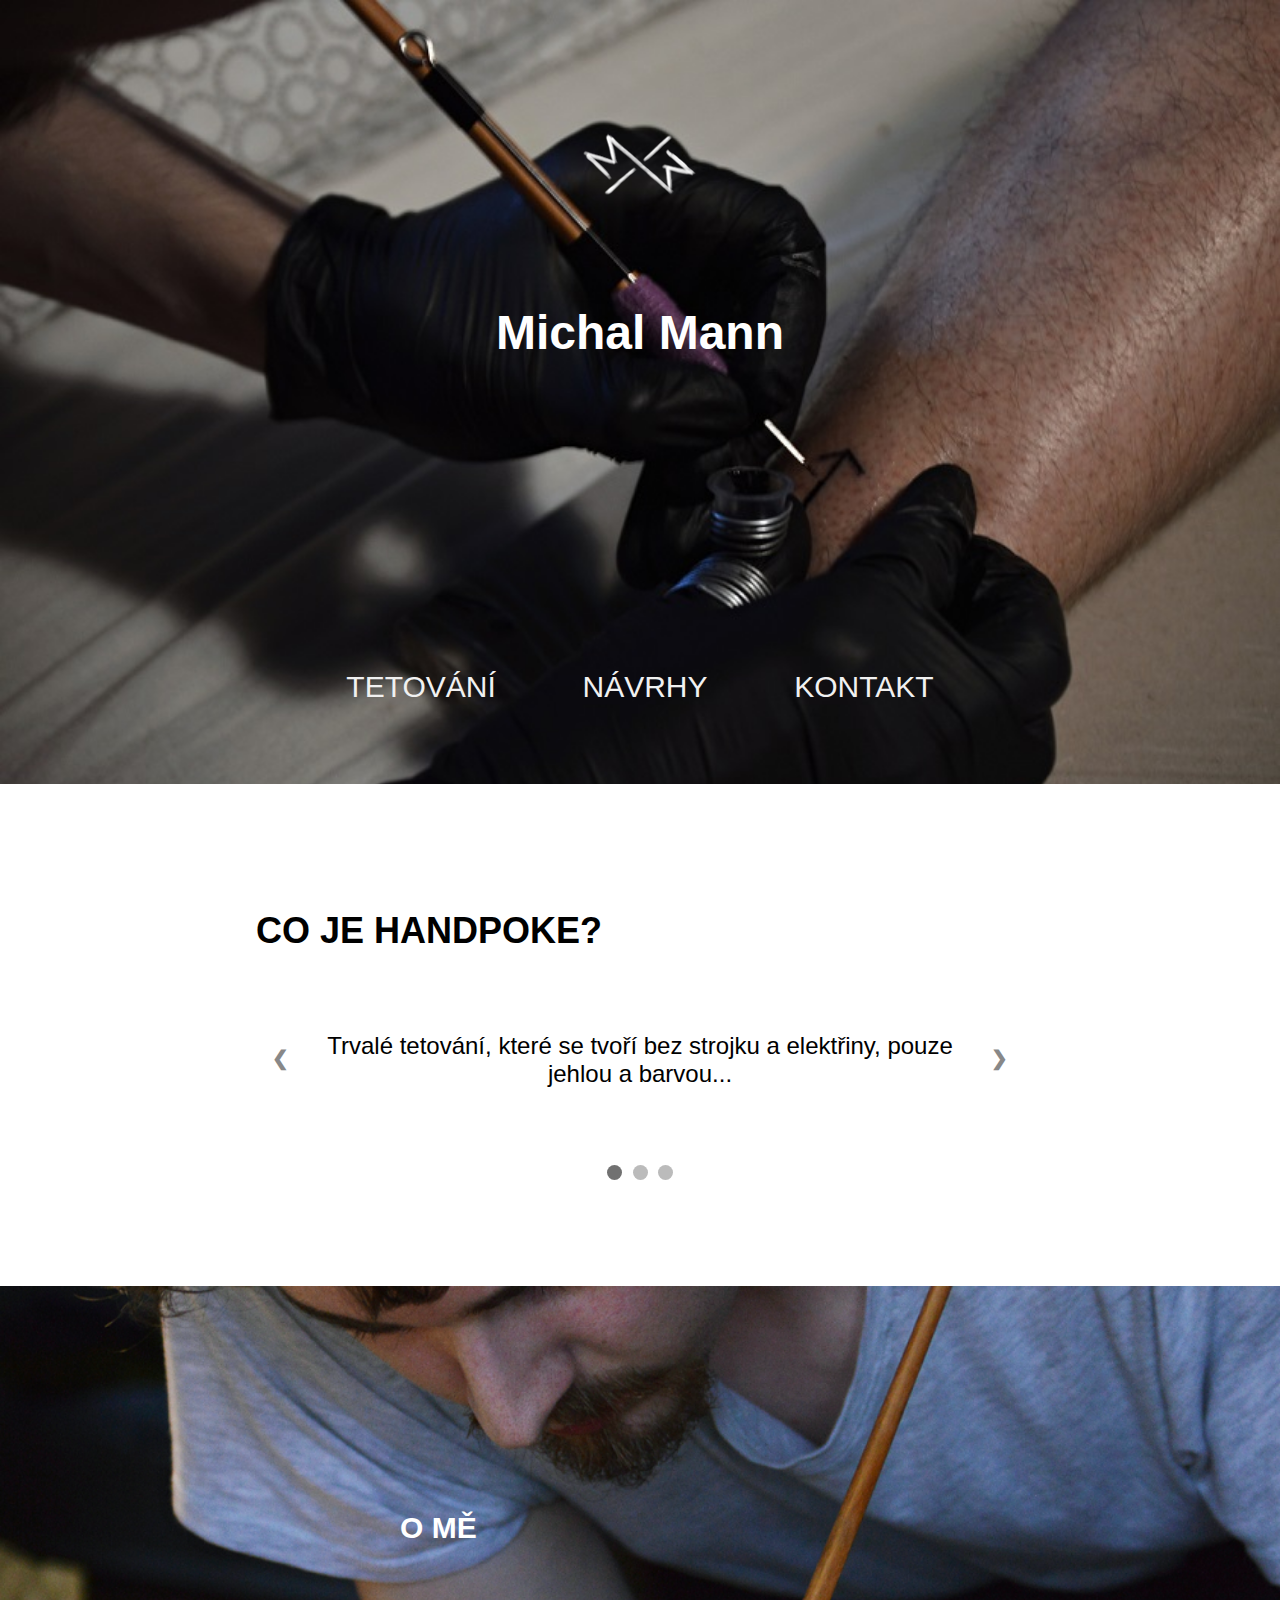
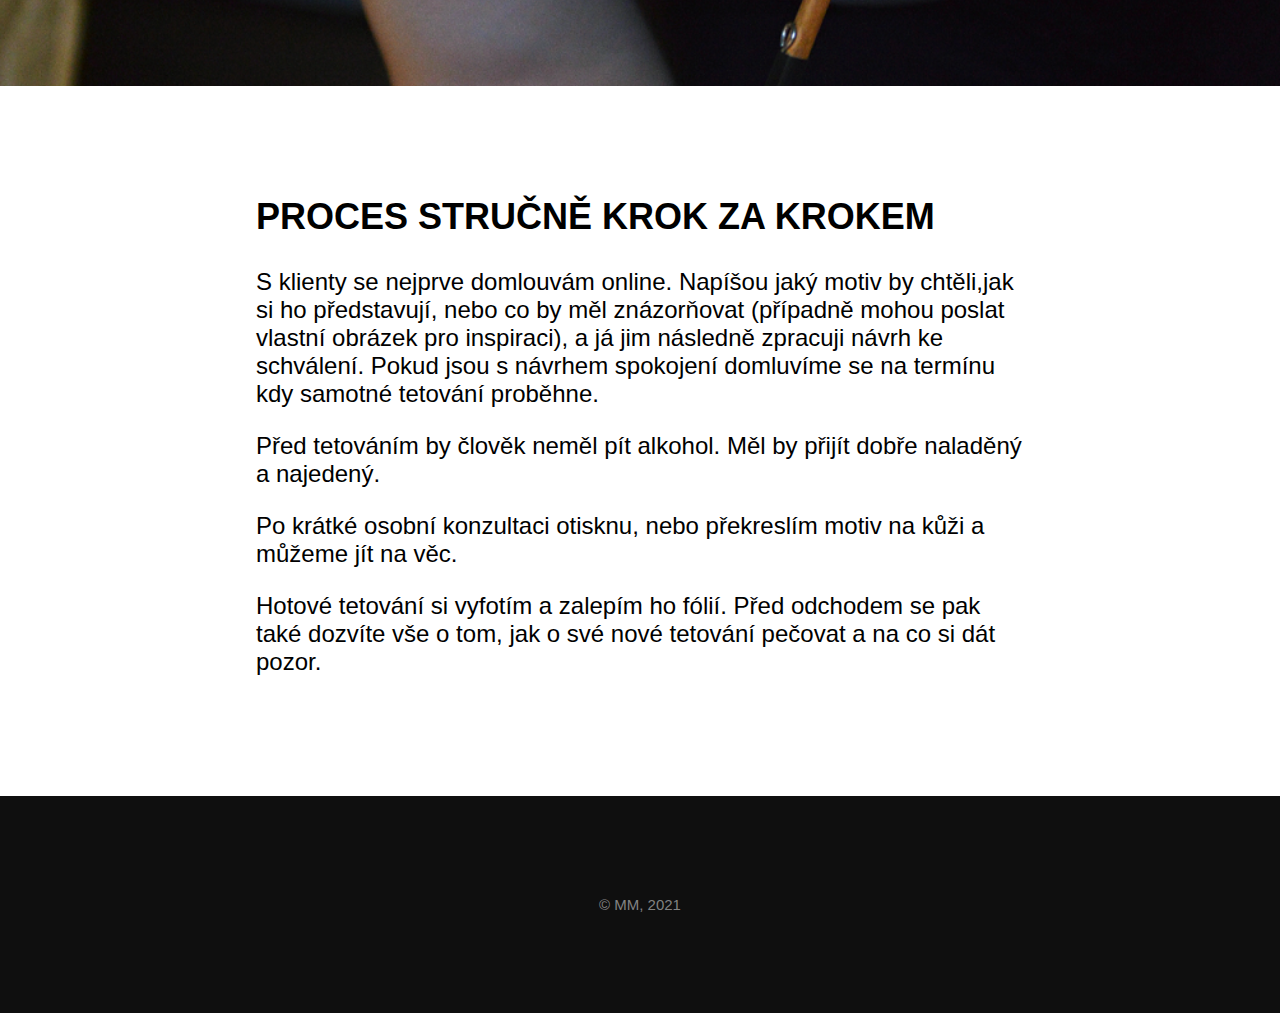
<file: index.html>
﻿<!DOCTYPE html>
<html>

<head>
  <meta charset="utf-8">
  <title>Handpoke Tattoo MM</title>


  <meta name="viewport" content="width=device-width, initial-scale=1">
  <link rel="stylesheet" href="style.css">
</head>

<body>

  <div class="header">
    <script src="easy_background.js"></script>
    <script>
      easy_background(".header",
        {
         slide: ["images/01.jpg", "images/portrait-cropped.png", "images/kristiandetail.jpg"],
         delay: [2000, 2000, 2000]
        }
      );
    </script>
    <div class="logo"><a href="index.html"><img src="images/logo-white.png" alt="logo" /></a> </div>
    <h1>Michal Mann</h1>

    <div id="navbar">
      <div class="dropdown">
        <a href="tattoos.html" class="stickyelement">TETOVÁNÍ</a>
        <div class="dropdown-content">
          <i>práce co už jsem dělal</i>
        </div>
      </div>

      <div class="dropdown">
        <a href="flashes.html" class="stickyelement">NÁVRHY</a>
        <div class="dropdown-content">
          <i>moje volné návrhy k dispozici</i>
        </div>
      </div>

      <div class="dropdown">
        <a href="contact.html" class="stickyelement">KONTAKT</a>
        <div class="dropdown-content">
          <i>tady najdeš, kde se objednat</i>
        </div>
      </div>

    </div>
  </div>




  <div class="content">
    <div class="slim-conts">
      <h2>CO JE HANDPOKE?</h2>

      <!-- Slideshow container -->
      <div class="slideshow-container">

        <!-- Full-width slides/quotes -->
        <div class="mySlides">
          <a>Trvalé tetování, které se tvoří bez strojku a elektřiny, pouze jehlou a barvou...</a>

        </div>

        <div class="mySlides">
          <a>Barva je vpravována do kůže tečku po tečce...</a>

        </div>

        <div class="mySlides">
          <a>Závislost...</a>

        </div>

        <!-- Next/prev buttons -->
        <a class="prev" onclick="plusSlides(-1)">&#10094;</a>
        <a class="next" onclick="plusSlides(1)">&#10095;</a>
      </div>

      <!-- Dots/bullets/indicators -->
      <div class="dot-container">
        <span class="dot" onclick="currentSlide(1)"></span>
        <span class="dot" onclick="currentSlide(2)"></span>
        <span class="dot" onclick="currentSlide(3)"></span>
      </div>
    </div>

    <div class="info-cont">
      <h2><a href="aboutme.html">O MĚ</a></h2>
      <script src="easy_background.js"></script>
      <script>
        easy_background(".info-cont",
          {
            slide: ["images/portrait-cropped.png", "images/tool2.png", "images/01.jpg"],
            delay: [2000, 2000, 2000]
          }
        );
      </script>
    </div>

    <div class="slim-conts">
      <h2>PROCES STRUČNĚ KROK ZA KROKEM</h2>
      <p>S klienty se nejprve domlouvám online. Napíšou jaký motiv by chtěli,jak si ho představují, nebo co by měl
        znázorňovat (případně mohou poslat vlastní obrázek pro inspiraci), a já jim následně zpracuji návrh ke
        schválení. Pokud jsou s návrhem spokojení domluvíme se na termínu kdy samotné tetování proběhne.</p>
      <p>Před tetováním by člověk neměl pít alkohol. Měl by přijít dobře naladěný a najedený.</p>
      <p> Po krátké osobní konzultaci otisknu, nebo překreslím motiv na kůži a můžeme jít na věc. </p>
      <p>Hotové tetování si vyfotím a zalepím ho fólií. Před odchodem se pak také dozvíte vše o tom, jak o své nové
        tetování pečovat a na co si dát pozor.</p>
      <p> </p>

    </div>
  </div>

  <div class="footer">
    &copy; MM, 2021
  </div>


  <!--
  <h2>CO JE HANDPOKE?</h2>
    <p>Handpoke, nebo také "Stick and poke" je trvalé tetování, které se tvoří bez strojku a elektřiny, pouze jehlou a barvou. Hand – ruka. Poke – šťouchnout. Je to tradiční metoda tetování, která vznikla  už před tisíci lety. Nyní se k ní mnoho lidí vrací. </p>
    <p>Výhodou této techniky je, že narozdíl od strojku nevydává žádný hluk a tatér má nad jehlou větší kontrolu. Je však pomalejší a pracnější, barva je vpravována do kůže tečku po tečce. Bolest vnímá každý jinak, ovšem pro mnohé je proces handpoku uklidňující a relaxující zkušeností, někteří jej vnímají přímo jako rituál.</p>
    
    

    
    <h2>ČÍM TETUJI?</h2>
    <p>V současné době už samozřejmě netetujeme obroušenými kostmi nebo trny, tak jako dříve naši předkové. K tetování používám standartní jednorázové tetovací jehly a ty nejkvalitnější barvy značky 'World Famous Tattoo Ink'. Produkty, které používám, jsou veganské a netestované na zvířtech a pomůcky převážně ekologické a rozložitelné, za účelem minimalizace plastového odpadu.</p>
    <h2>KDE TETUJI?</h2>
       <p>Hradec Králové. Zatím doma. Tady bude jednou adresa mého studia :) </p>
       <h2>PROCES STRUČNĚ KROK ZA KROKEM</h2>
       <p>Kontakt na mě najdete v sekci BOOKING. S klienty se nejprve domlouvám online. Napíšou jaký motiv by chtěli,jak si ho představují, nebo co by měl znázorňovat (případně mohou poslat vlastní obrázek pro inspiraci), a já jim následně zpracuji návrh ke schválení. Pokud jsou s návrhem spokojení domluvíme se na termínu kdy samotné tetování proběhne. Před tetováním by člověk neměl pít alkohol. Měl by přijít dobře naladěný a najedený. Po krátké osobní konzultaci otisknu, nebo překreslím motiv na kůži a můžeme jít na věc. Hotové tetování si vyfotím a zalepím ho fólií. Před odchodem se pak také dozvíte vše o tom, jak o své nové tetování pečovat a na co si dát pozor.</p>
       
       <h2>Tetuji pouze osoby starší 18ti let!</h2>
       
        -->


  <script src="script.js"></script>

</body>

</html>
</file>
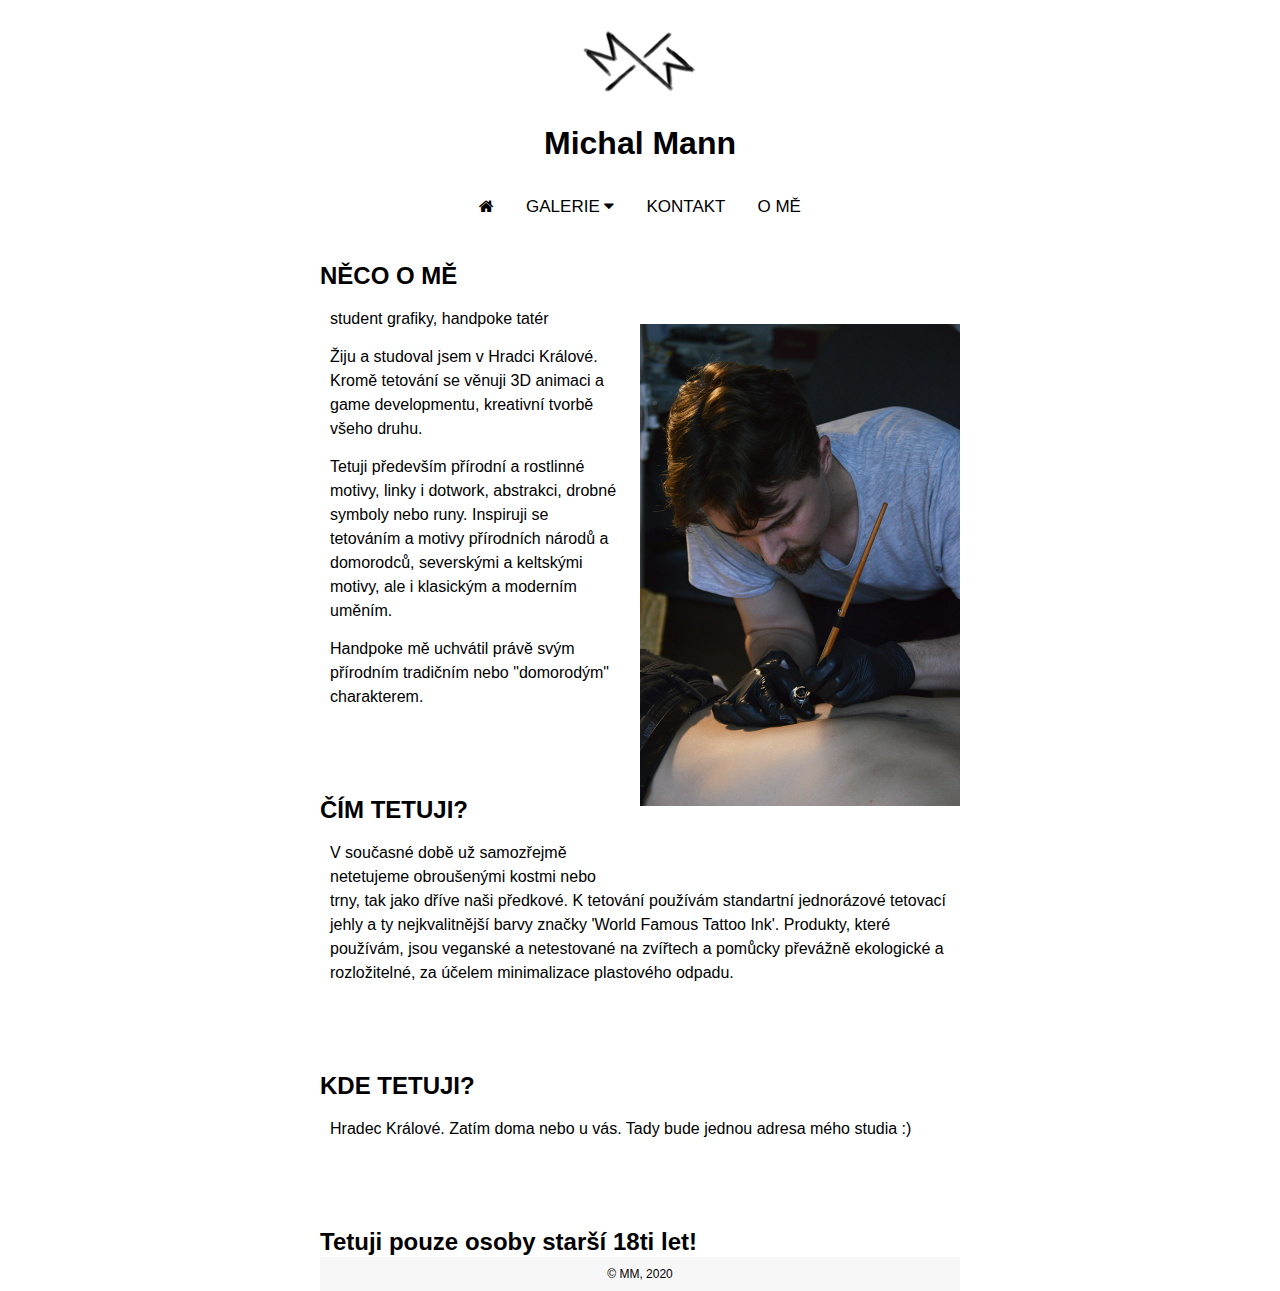
<file: aboutme.html>
<!DOCTYPE html>
<html lang='cs'>
  <head>
  <meta charset='utf-8'>
  <title>Handpoke Tattoo</title>
  <link rel="stylesheet" type="text/css" href="styl.css">
  
  <style type="text/css">
  <!--
    
  //-->
  </style>
  </head>
  <body>
    <div id="stranka">
      <header>
         <div class="header"><a href="index.html"><img  src="images/logo.png" alt="logo"/></a> 
		  </div>
     <h1>Michal Mann</h1>
      </header>
      
      <nav>
         <div class="topnav" id="myTopnav">
         <a href="index.html">
         <link rel="stylesheet" href="https://cdnjs.cloudflare.com/ajax/libs/font-awesome/4.7.0/css/font-awesome.min.css">
 			 <button class="homebtn"><i class="fa fa-home"></i></button>
 		 </a>
  <div class="dropdown">
    <button class="dropbtn">GALERIE
      <i class="fa fa-caret-down"></i>
    </button>
    <div class="dropdown-content">
      <a href="tattoos.html">TETOVÁNÍ</a>
      <a href="flashes.html">VOLNÉ NÁVRHY</a>
    </div>
  </div>
  <a href="contact.html">KONTAKT</a>
  
  <a href="aboutme.html">O MĚ</a>
</div>
</nav>
   
		  
        <div id="obsah">
           <h2>NĚCO O MĚ</h2>
                  <img src="images/portrait.png" alt="portrait" title="Half of me." id="portrait">
           
           <p>student grafiky, handpoke tatér</p>
    <p>Žiju a studoval jsem v Hradci Králové. Kromě tetování se věnuji 3D animaci a game developmentu, kreativní tvorbě všeho druhu.</p>
    <p>Tetuji především přírodní a rostlinné motivy, linky i dotwork, abstrakci, drobné symboly nebo runy. Inspiruji se tetováním a motivy přírodních národů a domorodců, severskými a keltskými motivy, ale i klasickým a moderním uměním. </p>
    <p>Handpoke mě uchvátil právě svým přírodním tradičním nebo "domorodým" charakterem.</p>
     <h2>ČÍM TETUJI?</h2>
    <p>V současné době už samozřejmě netetujeme obroušenými kostmi nebo trny, tak jako dříve naši předkové. K tetování používám standartní jednorázové tetovací jehly a ty nejkvalitnější barvy značky 'World Famous Tattoo Ink'. Produkty, které používám, jsou veganské a netestované na zvířtech a pomůcky převážně ekologické a rozložitelné, za účelem minimalizace plastového odpadu.</p>
    <h2>KDE TETUJI?</h2>
       <p>Hradec Králové. Zatím doma nebo u vás. Tady bude jednou adresa mého studia :) </p>
      
       <h2>Tetuji pouze osoby starší 18ti let!</h2>
    

        </div>
       
      <footer>      
        &copy; MM, 2020
      </footer>    
    </div>
  </body>
</html>
</file>
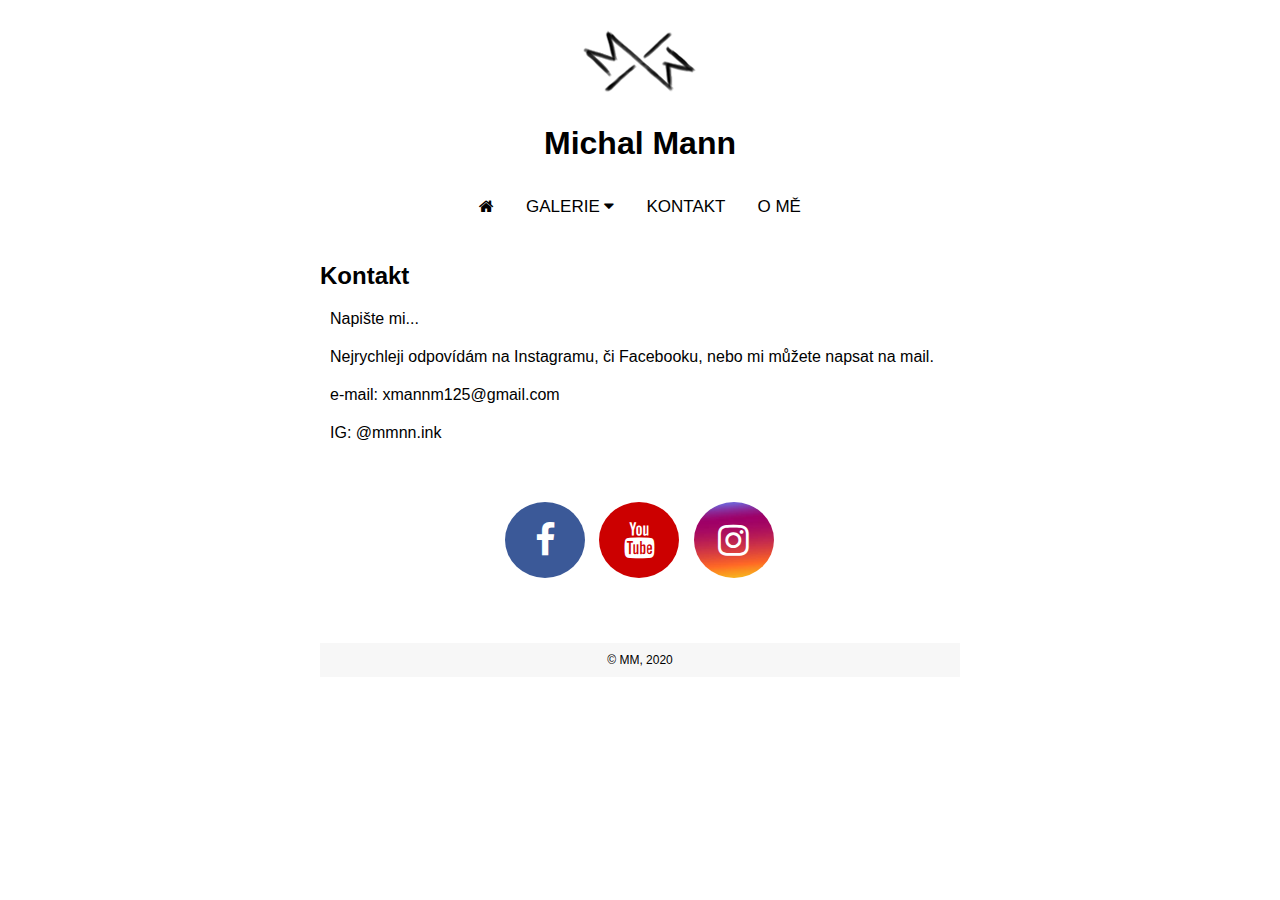
<file: contact.html>
<!DOCTYPE html>
<html lang="cs">
  <head>
  <meta charset="utf-8">
  <title>Handpoke Tattoo</title>
  <link rel="stylesheet" type="text/css" href="styl.css">
  
  <style type="text/css">
  <!--
    #fb, #yt, #ig {
    padding: 20px;
    font-size: 30px;
    width: 40px;
    text-align: center;
    text-decoration: none;
	 border-radius: 50%;
	margin: 50px 5px 50px 5px;
		position: relative;
		left: 50%;
		transform: translate(-175%, 0%);
	
		
	}
	#fb:hover, #yt:hover, #ig:hover {
    opacity: 0.7;
	}
	
  //-->
  </style>
  </head>
  <body>
    <div id="stranka">
           <header>
         <div class="header"><a href="index.html"><img  src="images/logo.png" alt="logo"/></a> 
		  </div>
     <h1>Michal Mann</h1>
      </header>
      
      <nav>
         <div class="topnav" id="myTopnav">
         <a href="index.html">
         <link rel="stylesheet" href="https://cdnjs.cloudflare.com/ajax/libs/font-awesome/4.7.0/css/font-awesome.min.css">
 			 <button class="homebtn"><i class="fa fa-home"></i></button>
 		 </a>
  <div class="dropdown">
    <button class="dropbtn">GALERIE
      <i class="fa fa-caret-down"></i>
    </button>
    <div class="dropdown-content">
      <a href="tattoos.html">TETOVÁNÍ</a>
      <a href="flashes.html">VOLNÉ NÁVRHY</a>
    </div>
  </div>
  <a href="contact.html">KONTAKT</a>
  
  <a href="aboutme.html">O MĚ</a>
</div>
</nav>
   
<div id="obsah">

           <h2>Kontakt</h2>
     	 <p>Napište mi...</p>
           <p>Nejrychleji odpovídám na Instagramu, či Facebooku, nebo mi můžete napsat na mail.</p>
           <p>e-mail: xmannm125@gmail.com</p>
           <p>IG: @mmnn.ink</p>
           
        
    <link rel="stylesheet" href="https://cdnjs.cloudflare.com/ajax/libs/font-awesome/4.7.0/css/font-awesome.min.css">
 <a href="https://www.facebook.com/michal.mann.77" class="fa fa-facebook" style="color: white; background: #3B5998; font-size:36px;" id="fb"></a>
 <a href="https://www.youtube.com/channel/UCaWEQ7s57N7oTtstIevPxfQ" class="fa fa-youtube" style="color:#FFF; background:#C00;font-size:36px;" id="yt"></a>
 <a href="https://www.instagram.com/mmnn.ink/" class="fa fa-instagram" style="color:#FFF; background-image:url(images/instagram-background.jpg); background-size:cover; font-size:36px;" id="ig"></a>
        </div>
         
       
      <footer>      
        &copy; MM, 2020
      </footer>    
    </div>
  </body>
</html>
</file>
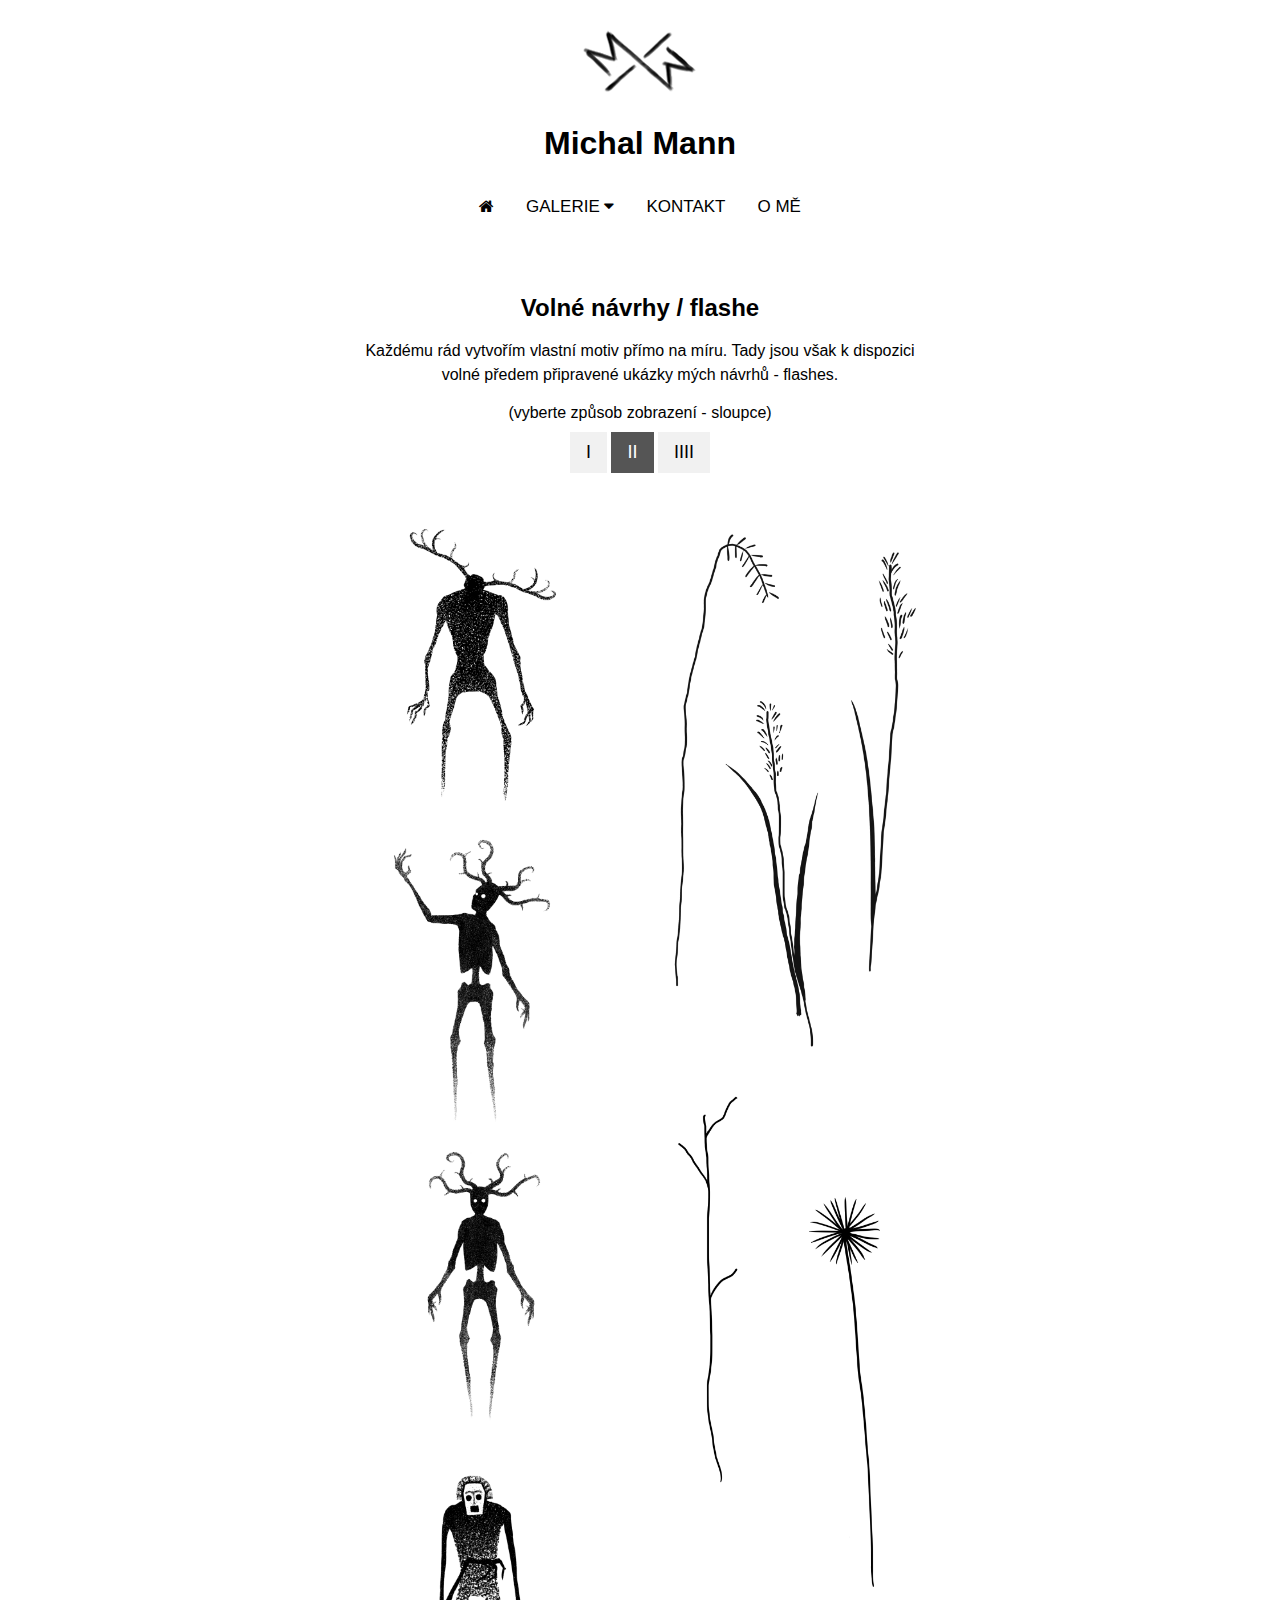
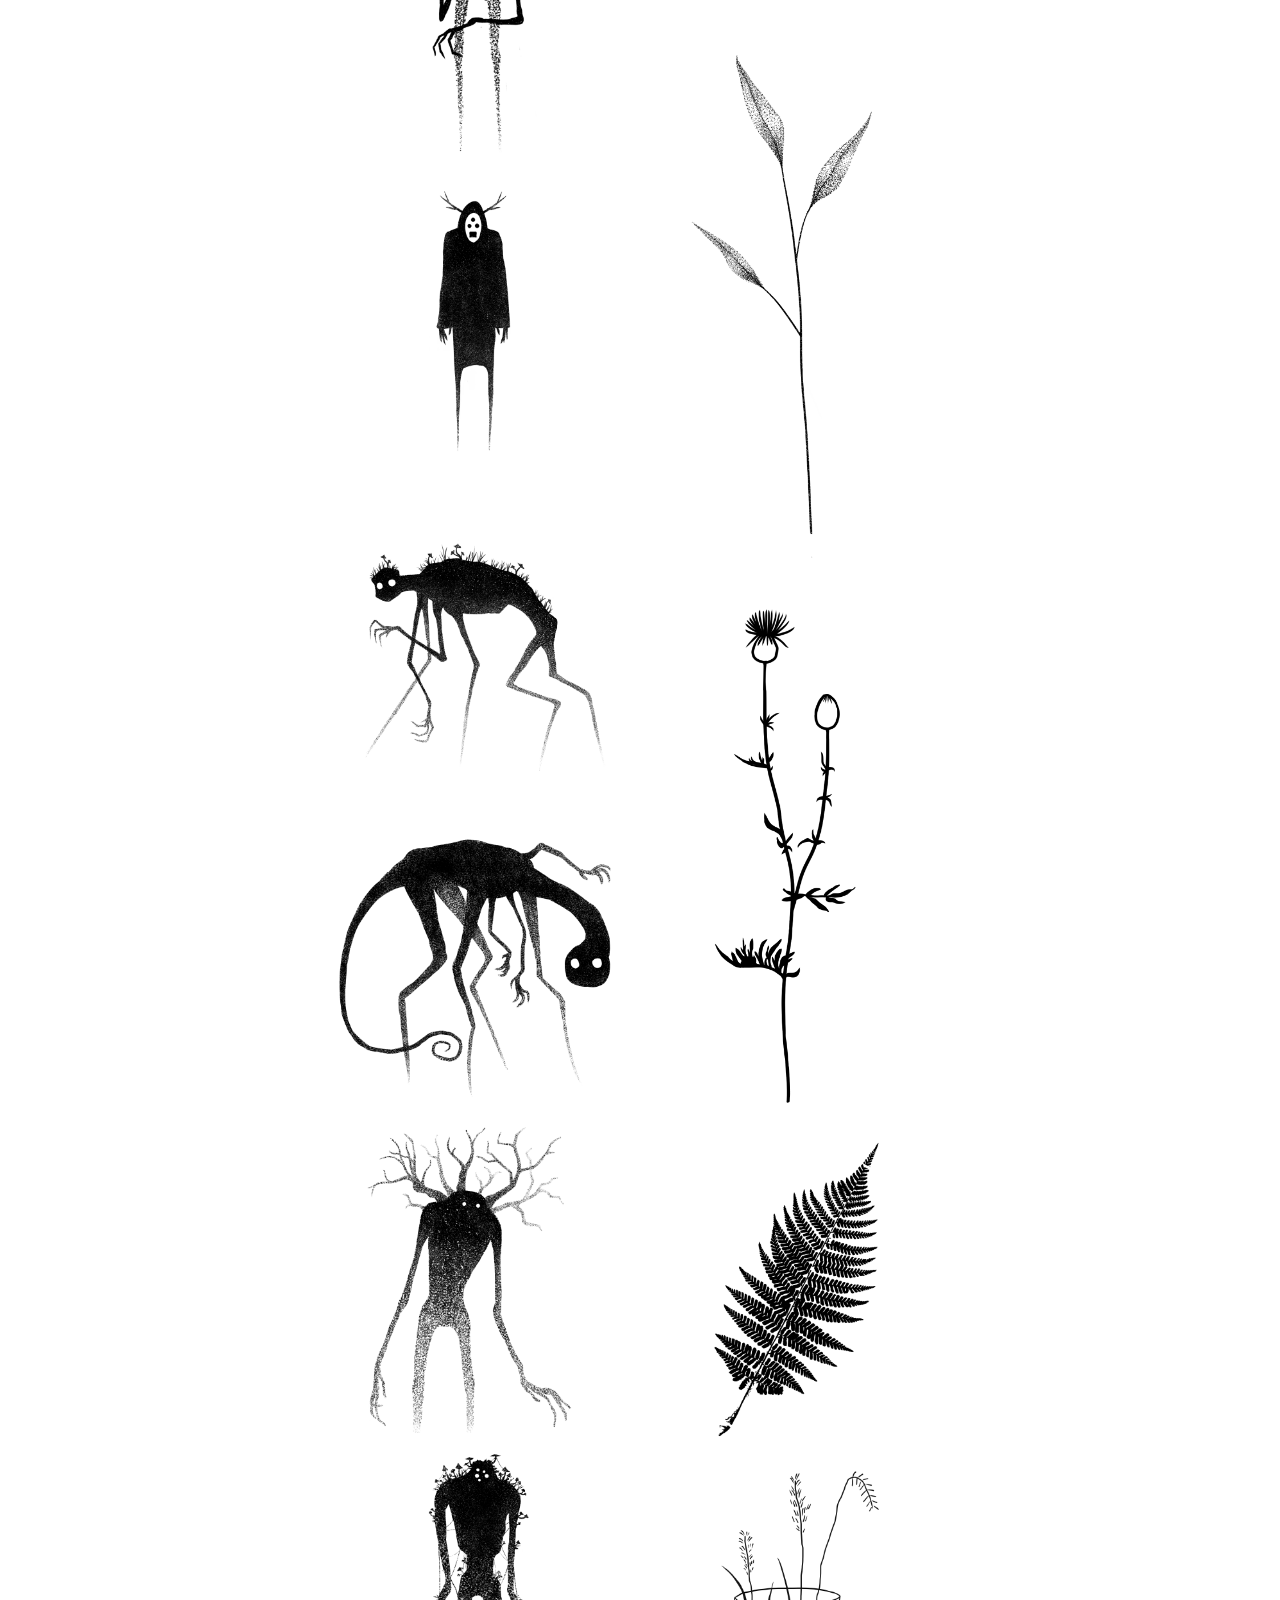
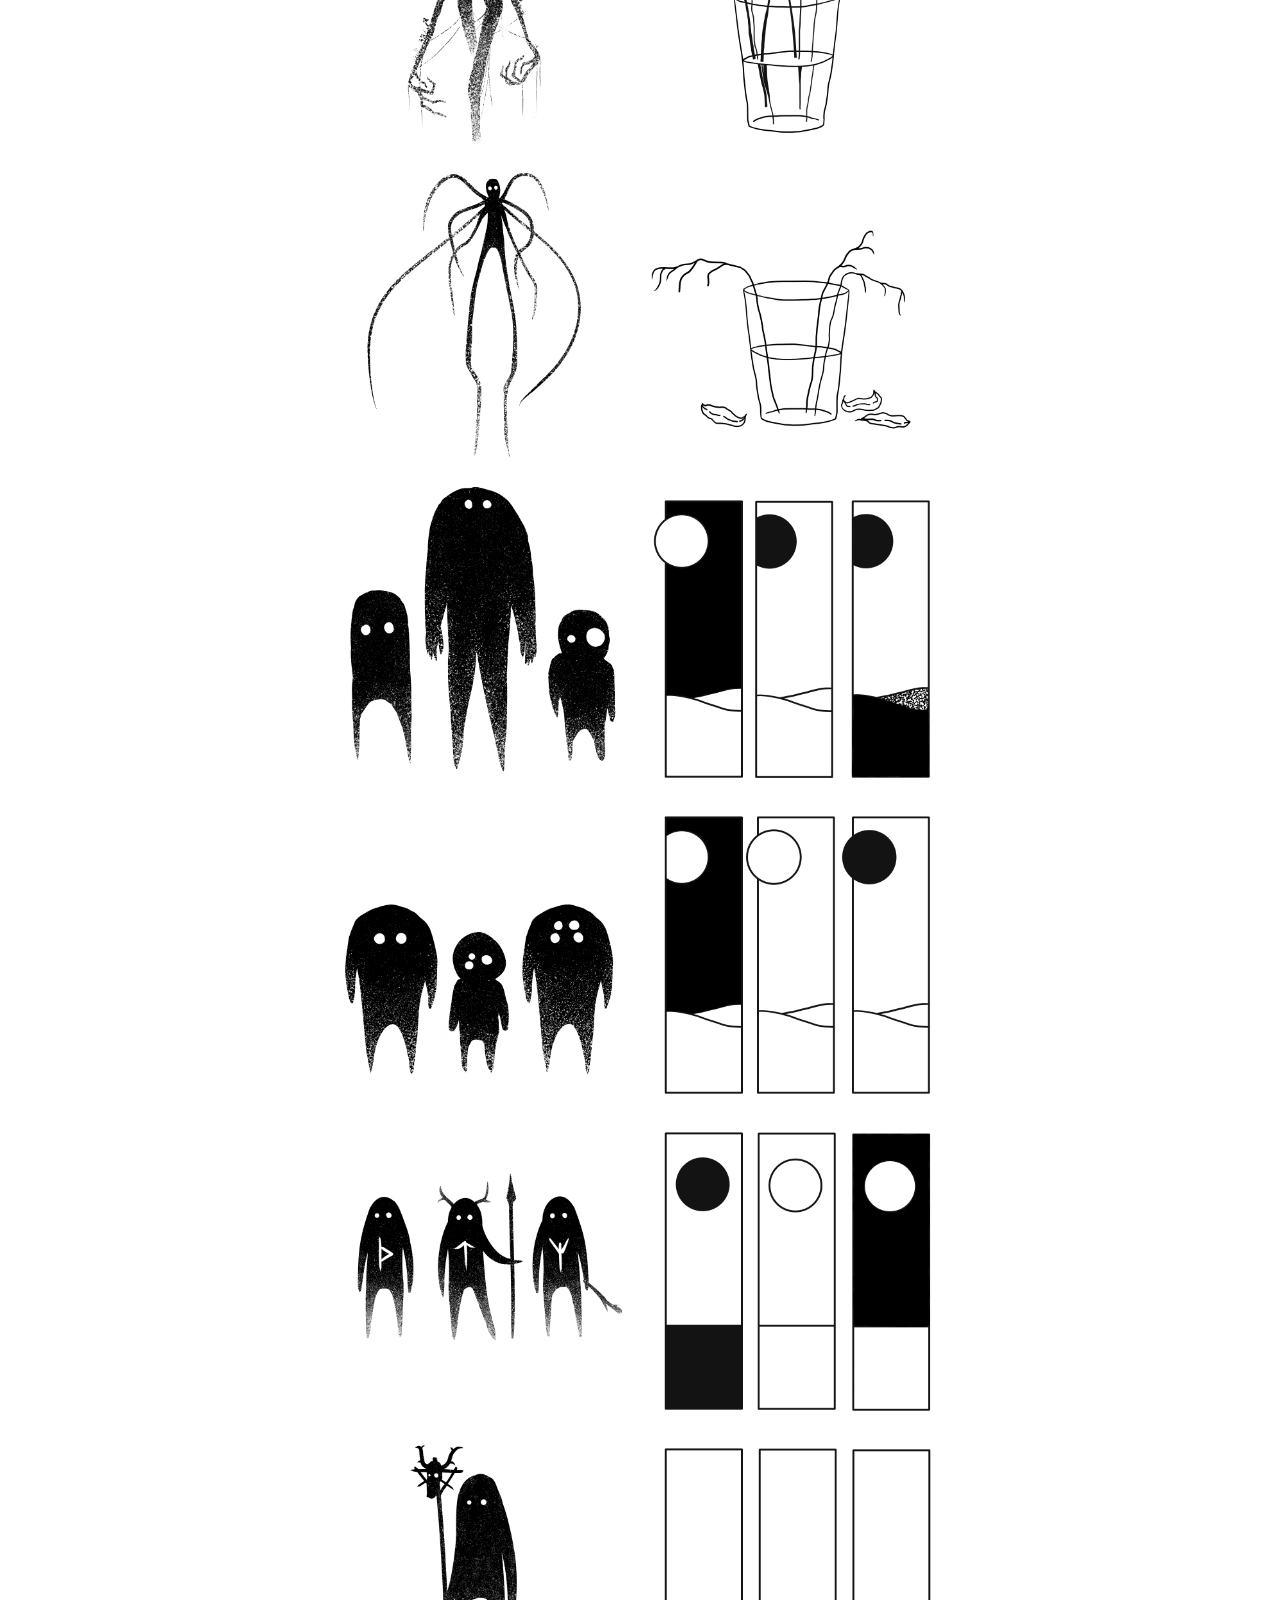
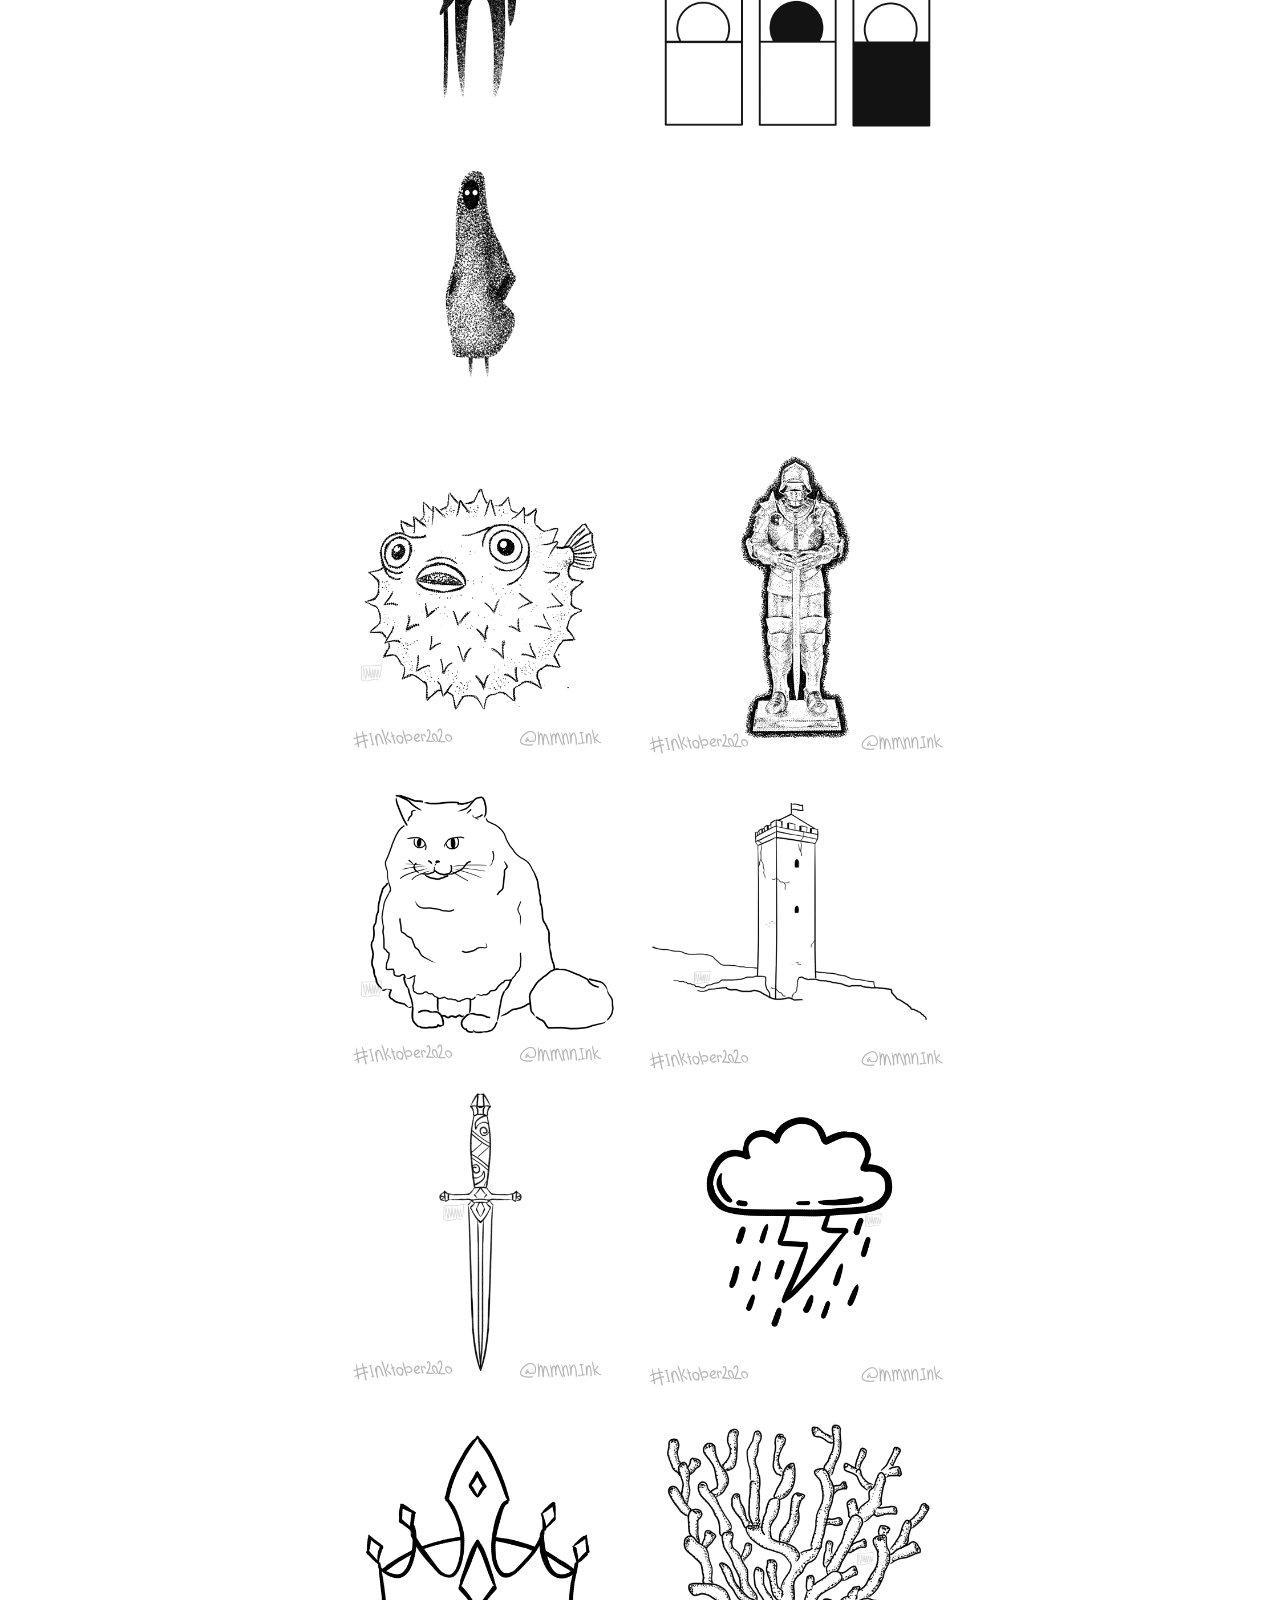
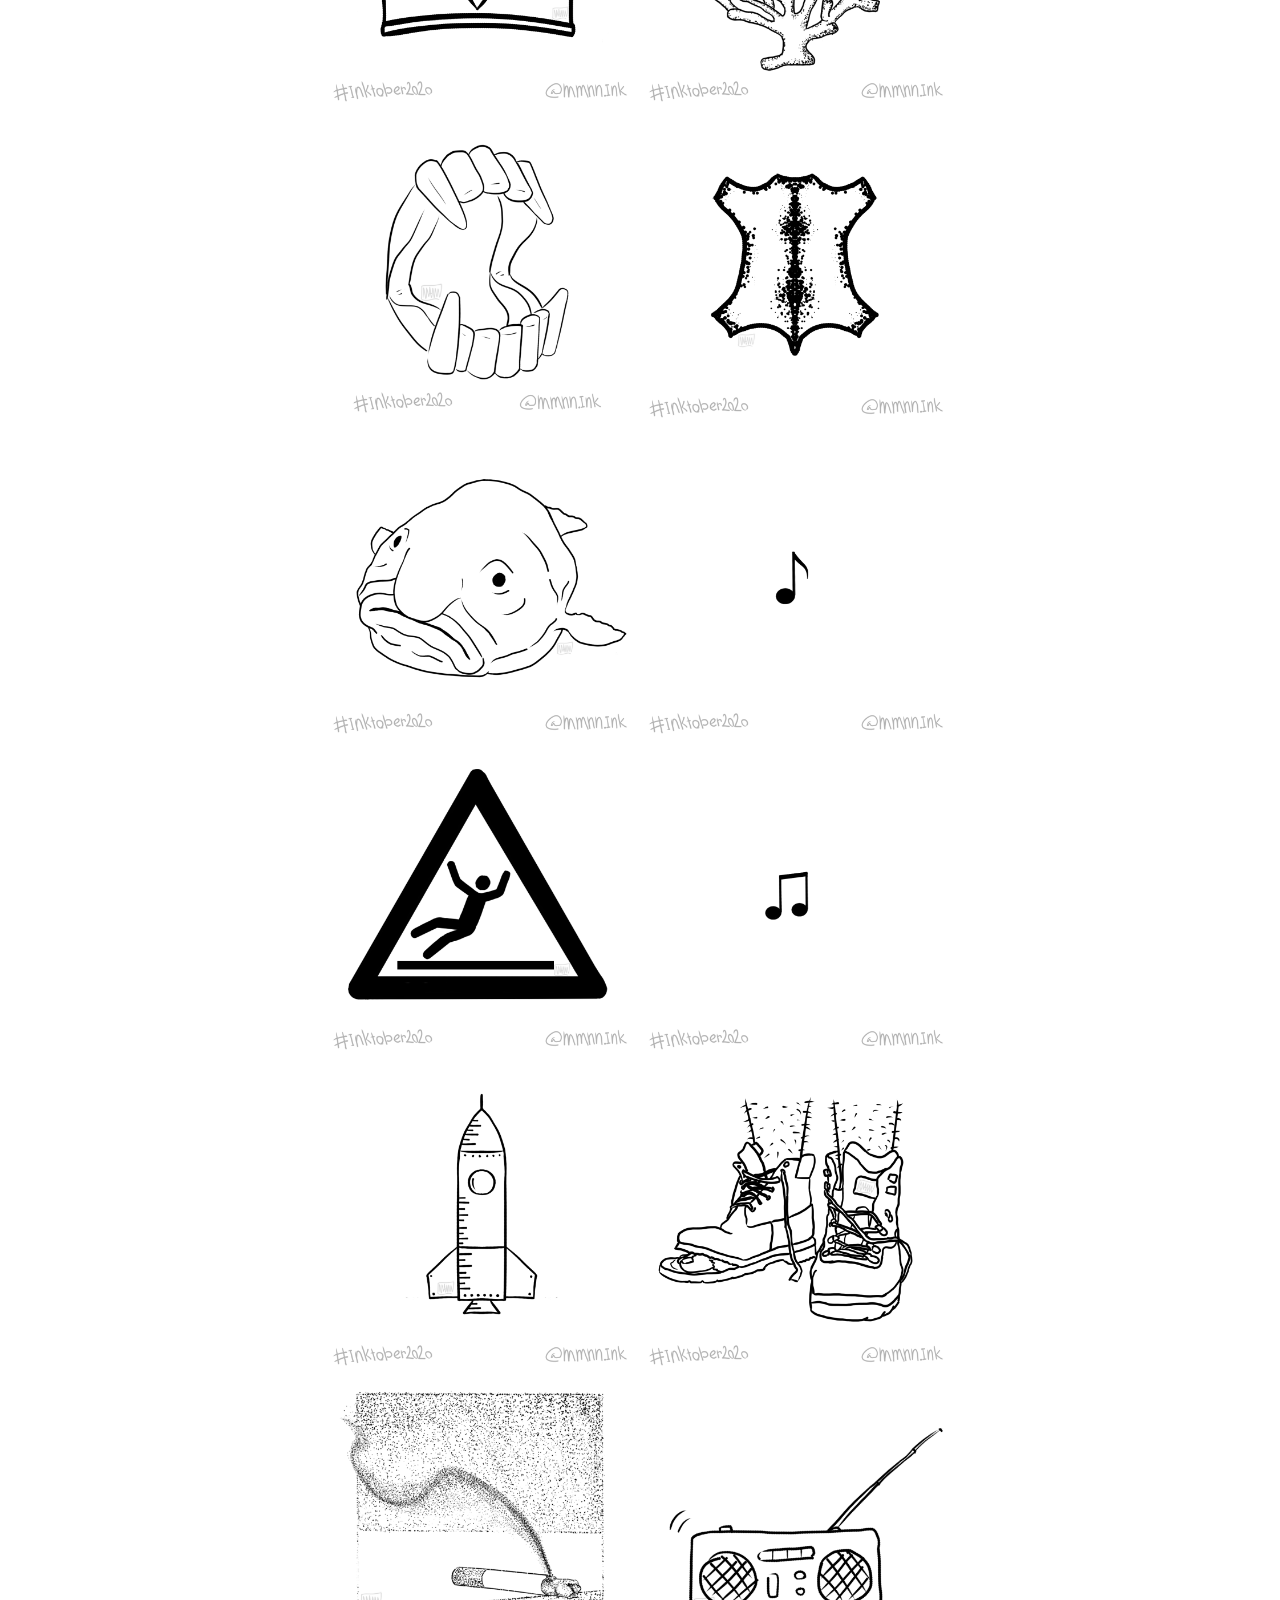
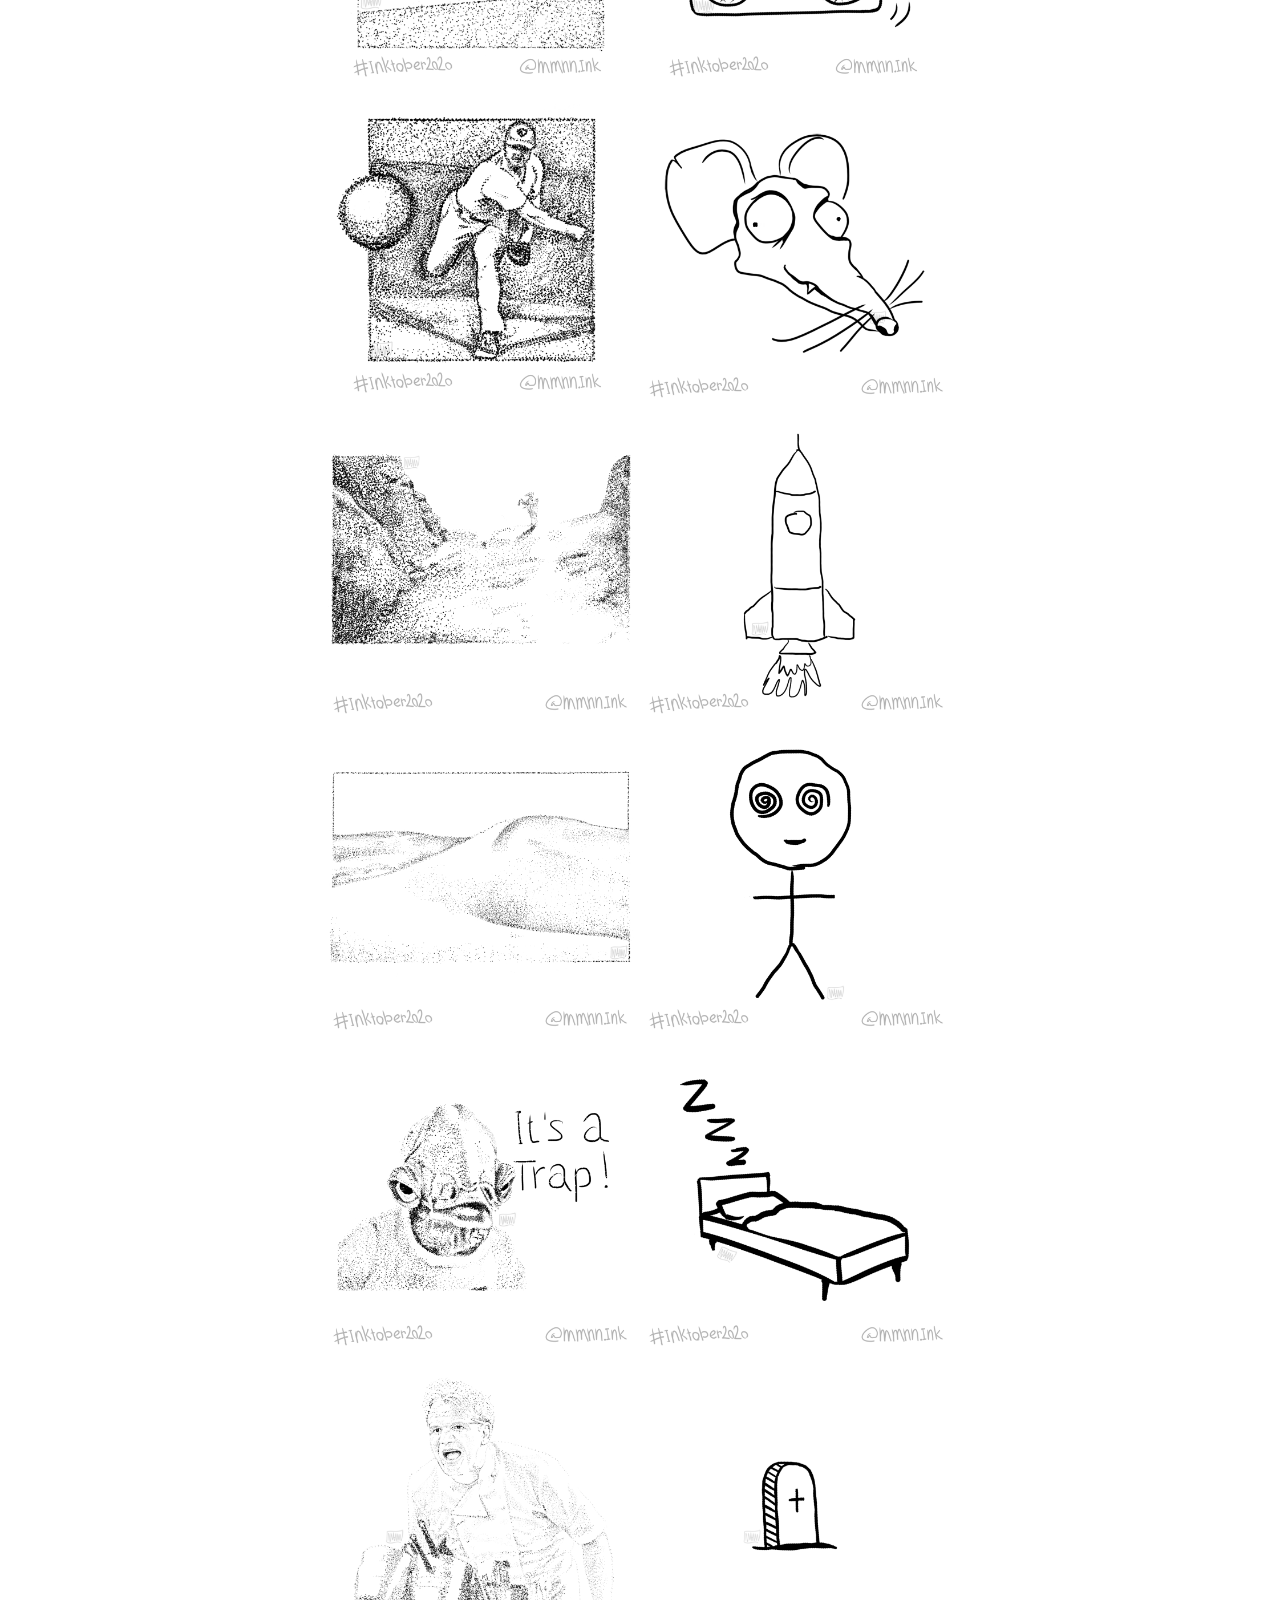
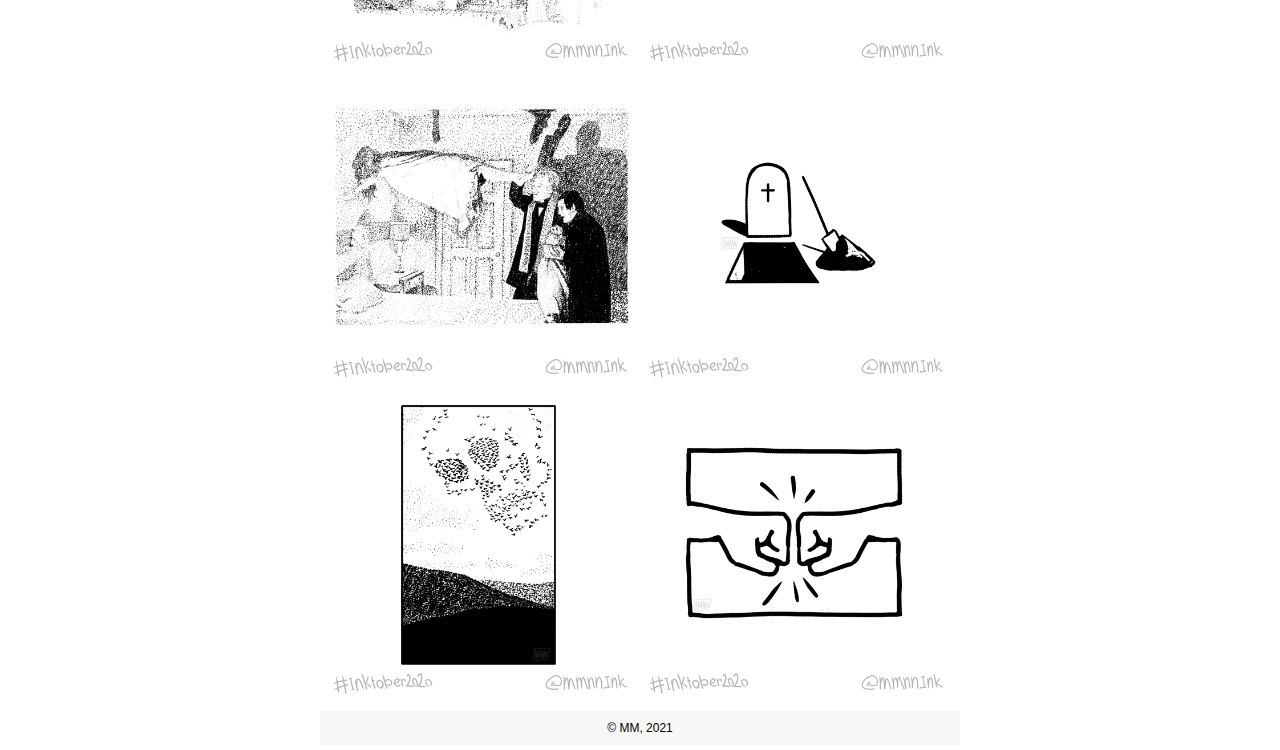
<file: flashes.html>
<!DOCTYPE html>
<html lang="cs">
  <head>
  <meta charset="utf-8">
  <title>Handpoke Tattoo</title>
  <link rel="stylesheet" type="text/css" href="styl.css">
  
  <style type="text/css">
  <!--
  * {
  box-sizing: border-box;
}

body {
  margin: 0;
  font-family: Arial, Helvetica, sans-serif;
}

.gheader {
  text-align: center;
  padding: 32px;
}

.row {
  display: -ms-flexbox; /* IE 10 */
  display: flex;
  -ms-flex-wrap: wrap; /* IE 10 */
  flex-wrap: wrap;
  padding: 0 4px;
}

/* Create two equal columns that sits next to each other */
.column {
  -ms-flex: 50%; /* IE 10 */
  flex: 50%;
  padding: 0 4px;
}

.column img {
  margin-top: 8px;
  vertical-align: middle;
}

/* Style the buttons */
.btn {
  border: none;
  outline: none;
  padding: 10px 16px;
  background-color: #f1f1f1;
  cursor: pointer;
  font-size: 18px;
}

.btn:hover {
  background-color: #ddd;
}

.btn.active {
  background-color: #555;
  color: white;
}
  //-->
  </style>
  </head>
  <body>
    <div id="stranka">
      <header>
         <div class="header"><a href="index.html"><img  src="images/logo.png" alt="logo"/></a> 
		  </div>
     <h1>Michal Mann</h1>
      </header>
      
      <nav>
         <div class="topnav" id="myTopnav">
         <a href="index.html">
         <link rel="stylesheet" href="https://cdnjs.cloudflare.com/ajax/libs/font-awesome/4.7.0/css/font-awesome.min.css">
 			 <button class="homebtn"><i class="fa fa-home"></i></button>
 		 </a>
  <div class="dropdown">
    <button class="dropbtn">GALERIE
      <i class="fa fa-caret-down"></i>
    </button>
    <div class="dropdown-content">
      <a href="tattoos.html">TETOVÁNÍ</a>
      <a href="flashes.html">VOLNÉ NÁVRHY</a>
    </div>
  </div>
  <a href="contact.html">KONTAKT</a>
  
  <a href="aboutme.html">O MĚ</a>
</div>
</nav>
   
		
        <div id="obsah">
           
           <div class="gheader" id="myHeader">
  <h2>Volné návrhy / flashe</h2>
  <p>Každému rád vytvořím vlastní motiv přímo na míru. Tady jsou však k dispozici volné předem připravené ukázky mých návrhů - flashes. </p>
  <p>(vyberte způsob zobrazení - sloupce)</p>
  <button class="btn" onclick="one()">I</button>
  <button class="btn active" onclick="two()">II</button>
  <button class="btn" onclick="four()">IIII</button>
</div>
  <div class="row">
  <div class="column">
   <img src="images/flashes/forrest/cernunos1.png" style="width:100%">
    <img src="images/flashes/forrest/forrest-queen.png" style="width:100%">
     <img src="images/flashes/forrest/levitating-queen.png" style="width:100%">
      <img src="images/flashes/forrest/lomgboi.png" style="width:100%">
       <img src="images/flashes/forrest/shaman2.png" style="width:100%">
        <img src="images/flashes/forrest/crepek.png" style="width:100%">
         <img src="images/flashes/forrest/long-neck.png" style="width:100%">
         <img src="images/flashes/forrest/treant.png" style="width:100%">
          <img src="images/flashes/forrest/funguy.png" style="width:100%">
           <img src="images/flashes/forrest/tentacles.png" style="width:100%">
    
   <img src="images/flashes/forrest/forest-creatures1.png" style="width:100%">
       <img src="images/flashes/forrest/forest-creatures2.png" style="width:100%">
        <img src="images/flashes/forrest/trio.png" style="width:100%">
         <img src="images/flashes/forrest/shaman.png" style="width:100%">
          <img src="images/flashes/forrest/cape.png" style="width:100%">
    
  </div>
  <div class="column">
      <img src="images/flashes/floral/plants1.png" style="width:100%">
        <img src="images/flashes/floral/plants2.png" style="width:100%">
      <img src="images/flashes/floral/plants3.png" style="width:100%">
     <img src="images/flashes/floral/bodlak.png" style="width:100%">
      <img src="images/flashes/floral/fern1.png" style="width:100%">
       <img src="images/flashes/floral/glass.png" style="width:100%">
        <img src="images/flashes/floral/glass2.png" style="width:100%">
        
         <img src="images/flashes/other/vertical1.png" style="width:100%">
         <img src="images/flashes/other/vertical2.png" style="width:100%">
         <img src="images/flashes/other/vertical3.png" style="width:100%">
         <img src="images/flashes/other/vertical4.png" style="width:100%">
   	
  </div>
  <div class="column">
    <img src="images/flashes/01.png" style="width:100%">
    <img src="images/flashes/03.png" style="width:100%">
    <img src="images/flashes/05.png" style="width:100%">
    <img src="images/flashes/07.png" style="width:100%">
    <img src="images/flashes/08.png" style="width:100%">
    <img src="images/flashes/11.png" style="width:100%">
    <img src="images/flashes/12.png" style="width:100%">
    <img src="images/flashes/16.png" style="width:100%">
   
    <img src="images/flashes/02.png" style="width:100%">
     <img src="images/flashes/09.png" style="width:100%">
    <img src="images/flashes/10.png" style="width:100%">
    <img src="images/flashes/13.png" style="width:100%">
    <img src="images/flashes/18.png" style="width:100%">
    <img src="images/flashes/22.png" style="width:100%">
    <img src="images/flashes/28.png" style="width:100%">
    <img src="images/flashes/30.png" style="width:100%">
    
  </div>
  <div class="column">
 	   <img src="images/flashes/14.png" style="width:100%">
    <img src="images/flashes/15.png" style="width:100%">
    <img src="images/flashes/17.png" style="width:100%">
   	<img src="images/flashes/20.png" style="width:100%">
   	<img src="images/flashes/26.png" style="width:100%">
   	<img src="images/flashes/27a.png" style="width:100%">
   	<img src="images/flashes/27b.png" style="width:100%">
   	<img src="images/flashes/29.png" style="width:100%">
  	 
   	 <img src="images/flashes/04.png" style="width:100%">
     <img src="images/flashes/06.png" style="width:100%">
     <img src="images/flashes/16b.png" style="width:100%">
     <img src="images/flashes/19.png" style="width:100%">
     <img src="images/flashes/21.png" style="width:100%">
   	<img src="images/flashes/23.png" style="width:100%">
   	<img src="images/flashes/24.png" style="width:100%">
   	<img src="images/flashes/25.png" style="width:100%">
     
  </div>
  </div>
       
      <footer>      
        &copy; MM, 2021
      </footer>    
    </div>
 </div>
 <script>
// Get the elements with class="column"
var elements = document.getElementsByClassName("column");

// Declare a loop variable
var i;

// Full-width images
function one() {
    for (i = 0; i < elements.length; i++) {
    elements[i].style.msFlex = "100%";  // IE10
    elements[i].style.flex = "100%";
  }
}

// Two images side by side
function two() {
  for (i = 0; i < elements.length; i++) {
    elements[i].style.msFlex = "50%";  // IE10
    elements[i].style.flex = "50%";
  }
}

// Four images side by side
function four() {
  for (i = 0; i < elements.length; i++) {
    elements[i].style.msFlex = "25%";  // IE10
    elements[i].style.flex = "25%";
  }
}

// Add active class to the current button (highlight it)
var gheader = document.getElementById("myHeader");
var btns = gheader.getElementsByClassName("btn");
for (var i = 0; i < btns.length; i++) {
  btns[i].addEventListener("click", function() {
    var current = document.getElementsByClassName("active");
    current[0].className = current[0].className.replace(" active", "");
    this.className += " active";
  });
}
</script>
  </body>
</html>
</file>
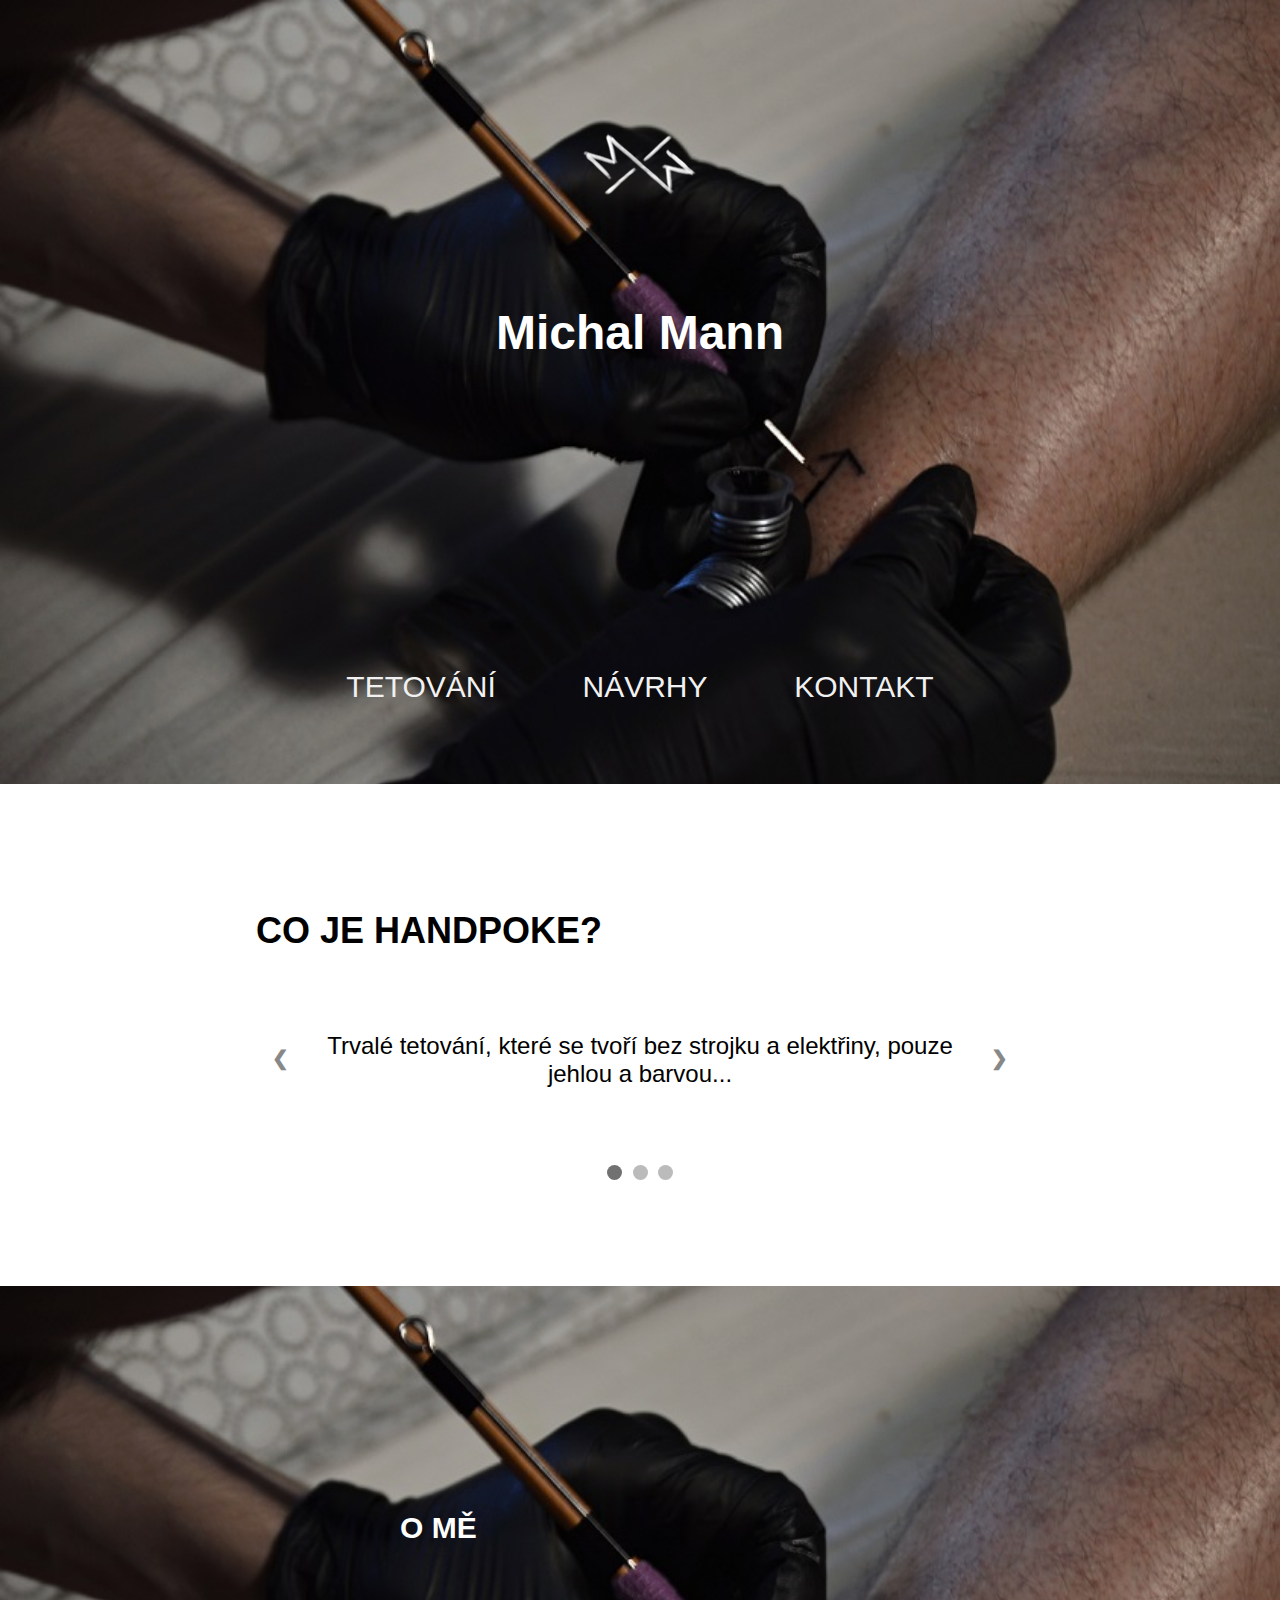
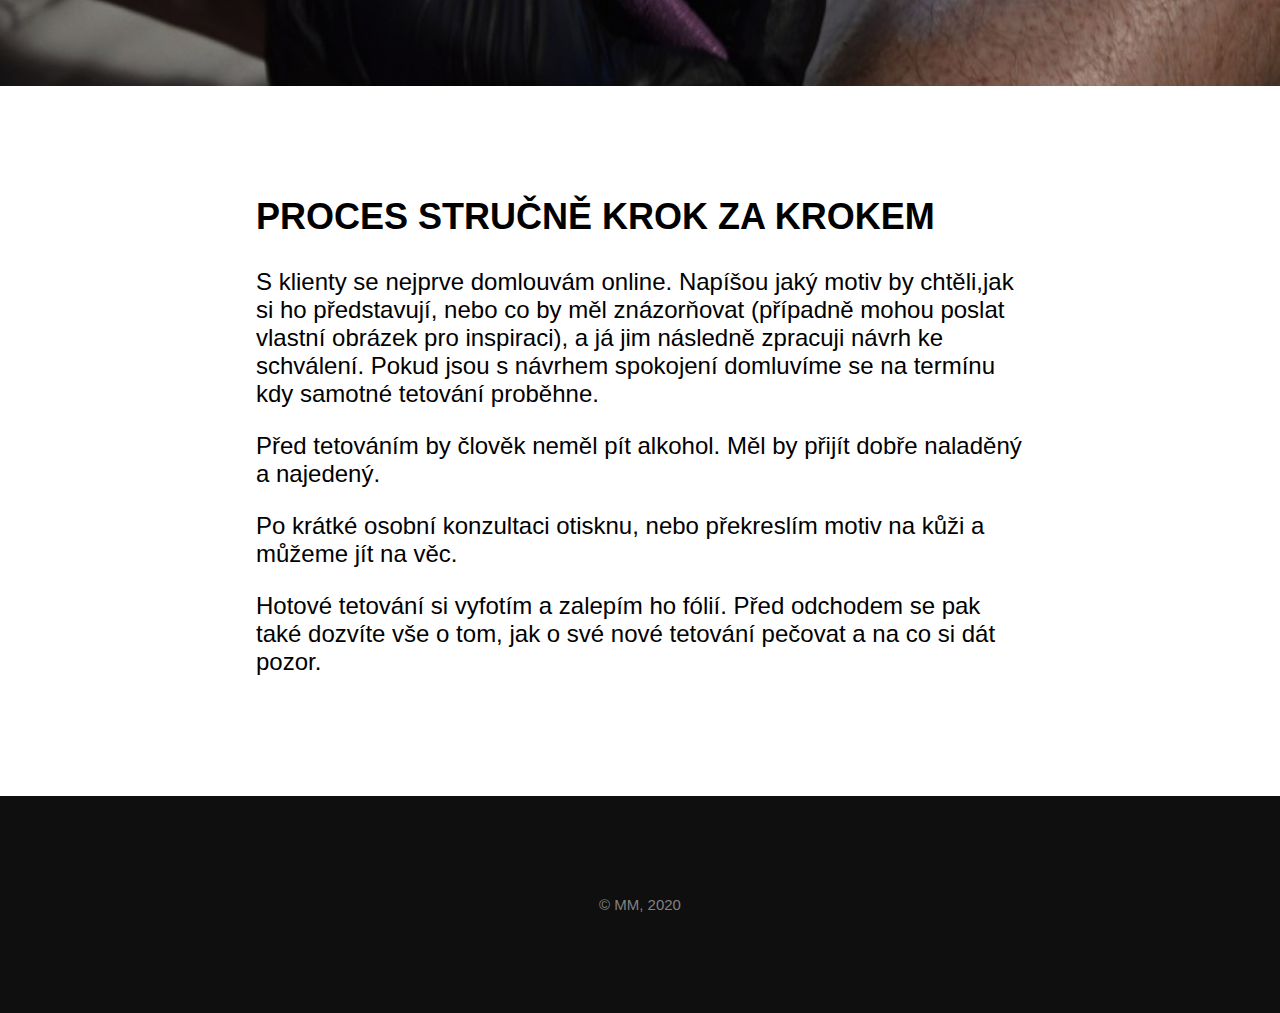
<file: home2.html>
﻿<!DOCTYPE html>
<html>

<head>
  <meta charset="utf-8">
  <title>Handpoke Tattoo MM</title>


  <meta name="viewport" content="width=device-width, initial-scale=1">
  <link rel="stylesheet" href="style.css">
</head>

<body>

  <div class="header">
    <script src="easy_background.js"></script>
    <script>
      easy_background(".header",
        {
          slide: ["images/01.jpg", "images/portrait-cropped.png"],
          delay: [2000, 2000]
        }
      );
    </script>
    <div class="logo"><a href="home2.html"><img src="images/logo-white.png" alt="logo" /></a> </div>
    <h1>Michal Mann</h1>

    <div id="navbar">
      <div class="dropdown">
        <a href="tattoos.html" class="stickyelement">TETOVÁNÍ</a>
        <div class="dropdown-content">
          <i>práce co už jsem dělal</i>
        </div>
      </div>

      <div class="dropdown">
        <a href="flashes.html" class="stickyelement">NÁVRHY</a>
        <div class="dropdown-content">
          <i>moje volné návrhy k dispozici</i>
        </div>
      </div>

      <div class="dropdown">
        <a href="contact.html" class="stickyelement">KONTAKT</a>
        <div class="dropdown-content">
          <i>tady najdeš, kde se objednat</i>
        </div>
      </div>

    </div>
  </div>




  <div class="content">
    <div class="slim-conts">
      <h2>CO JE HANDPOKE?</h2>

      <!-- Slideshow container -->
      <div class="slideshow-container">

        <!-- Full-width slides/quotes -->
        <div class="mySlides">
          <a>Trvalé tetování, které se tvoří bez strojku a elektřiny, pouze jehlou a barvou...</a>

        </div>

        <div class="mySlides">
          <a>Barva je vpravována do kůže tečku po tečce...</a>

        </div>

        <div class="mySlides">
          <a>Závislost...</a>

        </div>

        <!-- Next/prev buttons -->
        <a class="prev" onclick="plusSlides(-1)">&#10094;</a>
        <a class="next" onclick="plusSlides(1)">&#10095;</a>
      </div>

      <!-- Dots/bullets/indicators -->
      <div class="dot-container">
        <span class="dot" onclick="currentSlide(1)"></span>
        <span class="dot" onclick="currentSlide(2)"></span>
        <span class="dot" onclick="currentSlide(3)"></span>
      </div>
    </div>

    <div class="info-cont">
      <h2><a href="aboutme.html">O MĚ</a></h2>
      <script src="easy_background.js"></script>
      <script>
        easy_background(".info-cont",
          {
            slide: ["images/01.jpg", "images/portrait-cropped.png"],
            delay: [2000, 2000]
          }
        );
      </script>
    </div>

    <div class="slim-conts">
      <h2>PROCES STRUČNĚ KROK ZA KROKEM</h2>
      <p>S klienty se nejprve domlouvám online. Napíšou jaký motiv by chtěli,jak si ho představují, nebo co by měl
        znázorňovat (případně mohou poslat vlastní obrázek pro inspiraci), a já jim následně zpracuji návrh ke
        schválení. Pokud jsou s návrhem spokojení domluvíme se na termínu kdy samotné tetování proběhne.</p>
      <p>Před tetováním by člověk neměl pít alkohol. Měl by přijít dobře naladěný a najedený.</p>
      <p> Po krátké osobní konzultaci otisknu, nebo překreslím motiv na kůži a můžeme jít na věc. </p>
      <p>Hotové tetování si vyfotím a zalepím ho fólií. Před odchodem se pak také dozvíte vše o tom, jak o své nové
        tetování pečovat a na co si dát pozor.</p>
      <p> </p>

    </div>
  </div>

  <div class="footer">
    &copy; MM, 2020
  </div>


  <!--
  <h2>CO JE HANDPOKE?</h2>
    <p>Handpoke, nebo také "Stick and poke" je trvalé tetování, které se tvoří bez strojku a elektřiny, pouze jehlou a barvou. Hand – ruka. Poke – šťouchnout. Je to tradiční metoda tetování, která vznikla  už před tisíci lety. Nyní se k ní mnoho lidí vrací. </p>
    <p>Výhodou této techniky je, že narozdíl od strojku nevydává žádný hluk a tatér má nad jehlou větší kontrolu. Je však pomalejší a pracnější, barva je vpravována do kůže tečku po tečce. Bolest vnímá každý jinak, ovšem pro mnohé je proces handpoku uklidňující a relaxující zkušeností, někteří jej vnímají přímo jako rituál.</p>
    
    

    
    <h2>ČÍM TETUJI?</h2>
    <p>V současné době už samozřejmě netetujeme obroušenými kostmi nebo trny, tak jako dříve naši předkové. K tetování používám standartní jednorázové tetovací jehly a ty nejkvalitnější barvy značky 'World Famous Tattoo Ink'. Produkty, které používám, jsou veganské a netestované na zvířtech a pomůcky převážně ekologické a rozložitelné, za účelem minimalizace plastového odpadu.</p>
    <h2>KDE TETUJI?</h2>
       <p>Hradec Králové. Zatím doma. Tady bude jednou adresa mého studia :) </p>
       <h2>PROCES STRUČNĚ KROK ZA KROKEM</h2>
       <p>Kontakt na mě najdete v sekci BOOKING. S klienty se nejprve domlouvám online. Napíšou jaký motiv by chtěli,jak si ho představují, nebo co by měl znázorňovat (případně mohou poslat vlastní obrázek pro inspiraci), a já jim následně zpracuji návrh ke schválení. Pokud jsou s návrhem spokojení domluvíme se na termínu kdy samotné tetování proběhne. Před tetováním by člověk neměl pít alkohol. Měl by přijít dobře naladěný a najedený. Po krátké osobní konzultaci otisknu, nebo překreslím motiv na kůži a můžeme jít na věc. Hotové tetování si vyfotím a zalepím ho fólií. Před odchodem se pak také dozvíte vše o tom, jak o své nové tetování pečovat a na co si dát pozor.</p>
       
       <h2>Tetuji pouze osoby starší 18ti let!</h2>
       
        -->


  <script src="script.js"></script>

</body>

</html>
</file>
<file: style.css>
body {
      margin: 0;
      font-size: 24px;
      font-family: Gotham, "Helvetica Neue", Helvetica, Arial, "sans-serif";
    }

    .header {
      width: 100%;
      padding-top: 10%;
      padding-bottom: 5%;
      color: white;
      text-align: center;
    }

    .header h1 {

		margin-top: 100px;
	 	margin-bottom: 300px;
     	text-align: center;

    }


    #navbar {
      z-index: 1;

    }

    #navbar a {
      float: left;
      display: block;
      color: #F1F1F1;
      text-align: center;
      padding: 10px 40px;
      text-decoration: none;
      font-size: 30px;

    }



    #navbar a.active {
      /*background-color: #4CAF50;*/
      color: white;
      font-size: 10px;
    }


    .content {
      width: 100%;
      padding-top: 16px;
      padding-bottom: 16px;
      z-index: 1;

    }

    .slim-conts {
      width: 60%;
      padding-top: 80px;
      padding-bottom: 80px;
      padding-left: 20%;
      padding-right: 20%;
    }

    .sticky {
      position: fixed;
      top: 0;
      float: right;
      background-color: #1D1D1D;
      width: 100%;
		/*fontsize nastavuju ve scriptu*/
      
    }

   
   
    .dropdown {
      position: relative;
      display: inline-block;
      z-index: 2;

    }


    .dropdown-content {
      display: none;
      position: absolute;
      background-color: rgba(0, 0, 0, 0.56);
      min-width: 160px;
      padding: 50px 16px 12px 16px;
      overflow: auto;
      font-size: 20px;

    }


    .dropdown:hover .dropdown-content {
      display: block;
      z-index: -1;
    }

    /* Slideshow container */
    .slideshow-container {
      position: relative;

    }

    /* Slides */
    .mySlides {
      display: none;
      padding: 50px;
      text-align: center;
    }

    /* Next & previous buttons */
    .prev,
    .next {
      cursor: pointer;
      position: absolute;
      top: 50%;
      width: auto;
      margin-top: -30px;
      padding: 16px;
      color: #888;
      font-weight: bold;
      font-size: 20px;
      border-radius: 0 3px 3px 0;
      user-select: none;
    }

    /* Position the "next button" to the right */
    .next {
      position: absolute;
      right: 0;
      border-radius: 3px 0 0 3px;
    }

    /* On hover, add a black background color with a little bit see-through */
    .prev:hover,
    .next:hover {
      background-color: rgba(0, 0, 0, 0.8);
      color: white;
    }

    /* The dot/bullet/indicator container */
    .dot-container {
      text-align: center;
      padding: 20px;

    }

    /* The dots/bullets/indicators */
    .dot {
      cursor: pointer;
      height: 15px;
      width: 15px;
      margin: 0 2px;
      background-color: #bbb;
      border-radius: 50%;
      display: inline-block;
      transition: background-color 0.6s ease;
    }

    /* Add a background color to the active dot/circle */
    .active,
    .dot:hover {
      background-color: #717171;
    }

    .info-cont {
      padding-top: 200px;
	  padding-bottom: 200px;
    }

    .info-cont h2,
    .info-cont a {
		padding-left: 100px;
      color: white;
	  float: left;
      display: block;
      text-align: center;
      text-decoration: none;
      font-size: 30px;
		
    }

    .info-cont h2,
    .info-cont a:hover {
      color: #B4B4B4;
    }

    .footer {
      color: #828282;
      text-align: center;
      font-size: 15px;
      padding: 100px;
      background-color: #0F0F0F;
    }



@media only screen and (max-width: 599px) {
 /* For mobile phones: */
	
	.header {
      padding-bottom: 20%;

    }

  	.header h1 {
		margin-top: 100px;
	 	margin-bottom: 100px;
    }
	.dropdown {
      display:grid;
		padding:20px;
    }
	.info-cont  {
		padding-top: 100px;
	    padding-bottom: 100px;
		
		
    }
	.info-cont a {
		padding: 0px;
      font-size: 30px;
		
    }

	
}

@media only screen and (max-width: 1200px) {
  /* For tablets: */
	.info-cont  {
		padding-left: 0px;
    }
}
@media only screen and (min-width: 1200px) {
  /* For desktop: */
  .info-cont  {
		padding-left: 200px;
    }
	
}
</file>
<file: styl.css>
*{Padding:0; margin:0;}

body{
	background-repeat:repeat;
	background-color: white;
	color:black;
	font-family: Gotham, "Helvetica Neue", Helvetica, Arial, "sans-serif";
	font-size: 100%;
}

#stranka {
		  display:grid;
		  grid-template-columns:50%;
		  grid-auto-rows: auto;
	 	  grid-template-areas: 
			  "logo"
			  "nav"
			  "obsah"
			  "pata";
	justify-content: center;
	grid-row-gap: 5px;
}



header{grid-area: logo;
	   background-repeat: no-repeat;
	   text-align: center;
		
	padding-top:25px;
	padding-bottom: 5px;
}

header h1{padding-top:25px;
	padding-bottom: 5px;
	    

}

nav{grid-area: nav;	
}

.topnav {
	position: absolute;
	margin-top: 30px;
  	left: 50%;
 	transform: translate(-50%, -50%);
}

/* Style the links inside the navigation bar */
.topnav a {
  float: left;
  display: block;
  color: black;
  text-align: center;
  padding: 14px 16px;
  text-decoration: none;
  font-size: 17px;
}

/* Hide the link that should open and close the topnav on small screens */
.topnav .icon {
  display: none;
}

/* Dropdown container - needed to position the dropdown content */
.dropdown {
  float: left;
  overflow: hidden;
}

/* Style the dropdown button to fit inside the topnav */
.dropdown .dropbtn {
  font-size: 17px;
  border: none;
  outline: none;
  color: black;
  padding: 14px 16px;
  background-color: inherit;
  font-family: inherit;
  margin: 0;
}

/* Style the dropdown content (hidden by default) */
.dropdown-content {
  display: none;
  position: absolute;
  background-color: white;
  min-width: 160px;
  box-shadow: 0px 8px 16px 0px rgba(0,0,0,0.2);
  z-index: 1;
}

/* Style the links inside the dropdown */
.dropdown-content a {
  float: none;
  color: black;
  padding: 12px 16px;
  text-decoration: none;
  display: block;
  text-align: left;
}

/* Add a dark background on topnav links and the dropdown button on hover */
.topnav a:hover, .dropdown:hover .dropbtn {
  background-color: #555;
  color: white;
}

/* Add a grey background to dropdown links on hover */
.dropdown-content a:hover {
  background-color: #ddd;
  color: black;
}

/* Show the dropdown menu when the user moves the mouse over the dropdown button */
.dropdown:hover .dropdown-content {
  display: block;
}



/* The "responsive" class is added to the topnav with JavaScript when the user clicks on the icon. This class makes the topnav look good on small screens (display the links vertically instead of horizontally) */
@media screen and (max-width: 600px) {
  .topnav.responsive {position: relative;}
  .topnav.responsive a.icon {
    position: absolute;
    right: 0;
    top: 0;
  }
  .topnav.responsive a {
    float: none;
    display: block;
    text-align: left;
  }
  .topnav.responsive .dropdown {float: none;}
  .topnav.responsive .dropdown-content {position: relative;}
  .topnav.responsive .dropdown .dropbtn {
    display: block;
    width: 100%;
    text-align: left;
  }
}

#obsah{grid-area: obsah;
	background-color: white;
}
#obsah h1{margin: 10px 0 10px 0;}
#obsah h2{margin: 80px 0 10px 0;}


.homeImg {
   width: 40%;
	position: relative;
	left: 50%;
	transform: translate(-50%, 0);
	margin-top: 50px;
	margin-bottom: 50px;
	
}


footer{grid-area: pata;
	background-color: #F7F7F7;
	   text-align: center;
	   font-size: 75%;
	   padding: 10px 5px;
	margin-top: 10px;
	

	   
}

p{padding: 7px 10px;
	line-height: 1.5;
}

article{margin: 5px;
		border: 1px solid black;
		border-width: 0 1px 1px 0;
}

article h2{font-size: 100%;
			font-weight: normal;
}

#video{	display:block;
		margin-left: auto;
		margin-right: auto;
	margin-bottom: 20px;
		width:65%;
		height:600px;}

#portrait{
	height:50%;
	width: 50%;
	float:right;
	margin-bottom: 40px;
	margin-left: 20px;
	object-fit: contain;
}

.homebtn {
  border: none; /* Remove borders */
  background: none;
  color: black; /* White text */
  font-size: 16px; /* Set a font size */
  cursor: pointer; /* Mouse pointer on hover */
}
.homebtn:hover {
  color: white;
}

@media only screen and (max-width: 599px) {
 /* For mobile phones: */
	
	#stranka {
		  grid-template-columns:100%;  
	}
	#obsah{grid-area: obsah;
	padding-left: 10%;
		padding-right: 10%;
		padding-bottom: 180px;
		
	}
	.topnav {
	position: absolute;
	margin-top: 30px;
  	left: 50%;
 	transform: translate(-50%, -50%);
}

	.topnav a, .dropdown .dropbtn {
  padding: 5px 5px;
  font-size: 16px;
	}

	
	
	
	
}

@media only screen and (min-width: 600px) and (max-width: 1200px) {
  /* For tablets: */
	#stranka {
		  grid-template-columns:60%;  
	}
	#obsah{grid-area: obsah;
		padding-bottom: 100px;
		
	}
	
}
@media only screen and (min-width: 1200px) {
  /* For desktop: */
  
}
</file>
